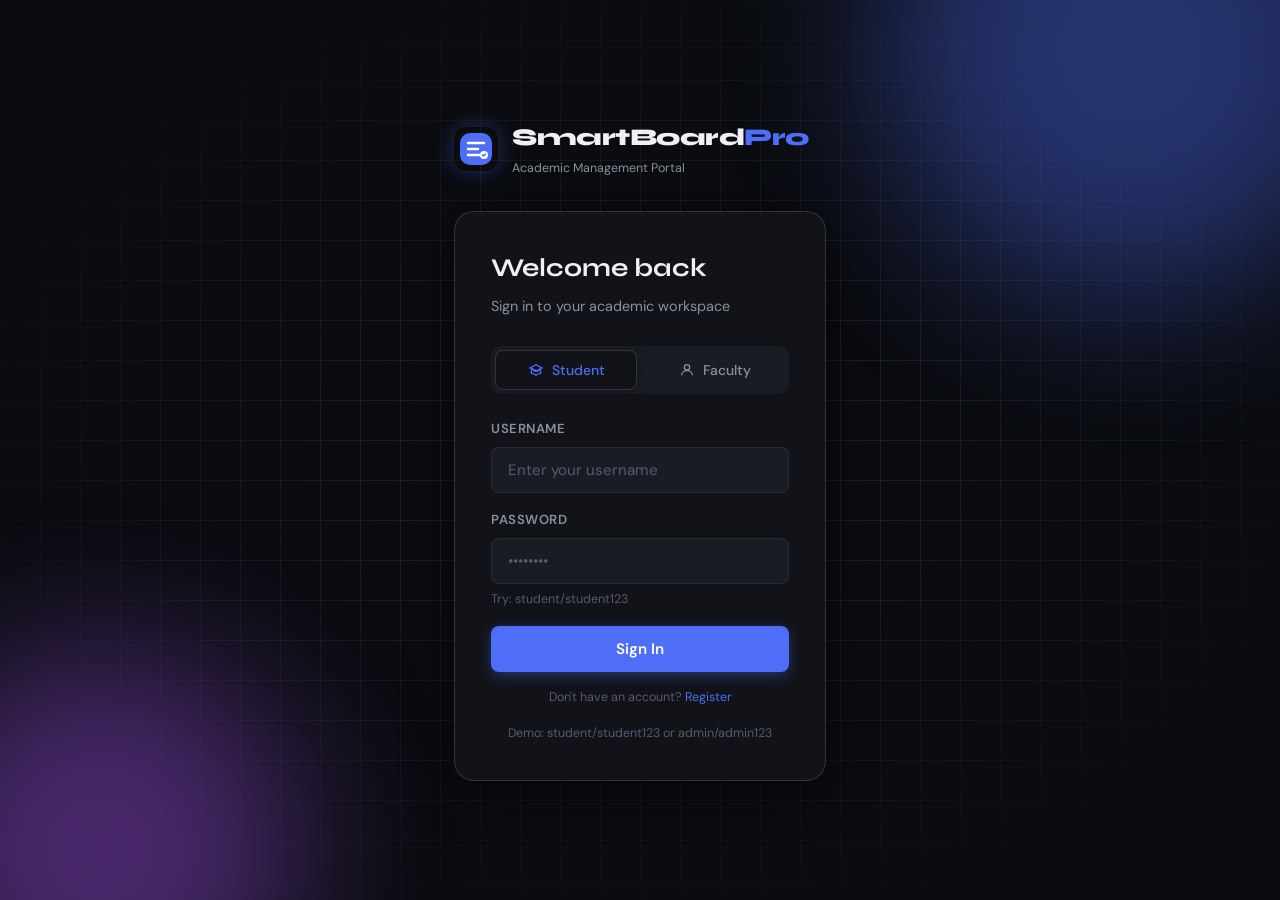
<file: index.html>
<!DOCTYPE html>
<html lang="en" data-theme="dark">
<head>
<meta charset="UTF-8">
<meta name="viewport" content="width=device-width, initial-scale=1.0">
<title>Smart Reminder Board – Pro</title>
<link href="https://fonts.googleapis.com/css2?family=Syne:wght@400;500;600;700;800&family=DM+Sans:ital,opsz,wght@0,9..40,300;0,9..40,400;0,9..40,500;0,9..40,600;1,9..40,300&display=swap" rel="stylesheet">
<link rel="stylesheet" href="style.css">
</head>
<body>

<!-- LOGIN SCREEN -->
<div id="login-screen" class="screen active">
  <div class="login-bg">
    <div class="login-grid"></div>
    <div class="orb orb-1"></div>
    <div class="orb orb-2"></div>
  </div>
  <div class="login-container">
    <div class="login-brand">
      <div class="brand-icon">
        <svg width="32" height="32" viewBox="0 0 32 32" fill="none">
          <rect width="32" height="32" rx="10" fill="var(--accent)"/>
          <path d="M8 10h16M8 16h10M8 22h13" stroke="white" stroke-width="2.5" stroke-linecap="round"/>
          <circle cx="24" cy="22" r="4" fill="white"/>
          <path d="M22.5 22l1 1 2-2" stroke="var(--accent)" stroke-width="1.5" stroke-linecap="round" stroke-linejoin="round"/>
        </svg>
      </div>
      <div>
        <h1 class="brand-name">SmartBoard<span class="brand-pro">Pro</span></h1>
        <p class="brand-sub">Academic Management Portal</p>
      </div>
    </div>

    <div class="login-card">
      <h2 class="login-title" id="auth-title">Welcome back</h2>
      <p class="login-desc" id="auth-desc">Sign in to your academic workspace</p>

      <div class="role-toggle">
        <button class="role-btn active" data-role="student" onclick="selectRole('student')">
          <svg width="16" height="16" viewBox="0 0 24 24" fill="none" stroke="currentColor" stroke-width="2"><path d="M12 14l9-5-9-5-9 5 12 5z"/><path d="M12 14l6.16-3.422a12.083 12.083 0 01.665 6.479A11.952 11.952 0 0012 20.055a11.952 11.952 0 00-6.824-2.998 12.078 12.078 0 01.665-6.479L12 14z"/></svg>
          Student
        </button>
        <button class="role-btn" data-role="admin" onclick="selectRole('admin')">
          <svg width="16" height="16" viewBox="0 0 24 24" fill="none" stroke="currentColor" stroke-width="2"><circle cx="12" cy="8" r="4"/><path d="M4 20c0-4 3.6-7 8-7s8 3 8 7"/></svg>
          Faculty
        </button>
      </div>

      <div class="form-group hidden" id="name-group">
        <label>Full Name</label>
        <input type="text" id="login-name" placeholder="Enter your full name" class="form-input"/>
      </div>

      <div class="form-group">
        <label>Username</label>
        <input type="text" id="login-username" placeholder="Enter your username" class="form-input"/>
      </div>
      <div class="form-group">
        <label>Password</label>
        <input type="password" id="login-password" placeholder="••••••••" class="form-input"/>
        <small class="hint-text" id="login-hint"></small>
      </div>
      <div id="login-error" class="error-msg hidden"></div>
      
      <button class="btn-primary full-width" id="auth-btn" onclick="handleAuth()">Sign In</button>
      
      <p class="demo-hint" id="auth-toggle-text">Don't have an account? <a href="#" onclick="toggleAuthMode(true)">Register</a></p>
      <p class="demo-hint hidden" id="auth-toggle-back">Already have an account? <a href="#" onclick="toggleAuthMode(false)">Sign In</a></p>
      <p class="demo-hint">Demo: student/student123 or admin/admin123</p>
    </div>
  </div>
</div>

<!-- MAIN APP -->
<div id="app-screen" class="screen">
  <aside class="sidebar" id="sidebar">
    <div class="sidebar-header">
      <div class="brand-icon sm">
        <svg width="20" height="20" viewBox="0 0 32 32" fill="none">
          <rect width="32" height="32" rx="10" fill="var(--accent)"/>
          <path d="M8 10h16M8 16h10M8 22h13" stroke="white" stroke-width="2.5" stroke-linecap="round"/>
          <circle cx="24" cy="22" r="4" fill="white"/>
          <path d="M22.5 22l1 1 2-2" stroke="var(--accent)" stroke-width="1.5" stroke-linecap="round" stroke-linejoin="round"/>
        </svg>
      </div>
      <span class="sidebar-brand">SmartBoard<span class="brand-pro">Pro</span></span>
      <button class="sidebar-close" onclick="toggleSidebar()">✕</button>
    </div>

    <div class="user-info">
      <div class="avatar" id="sidebar-avatar">S</div>
      <div>
        <div class="user-name" id="sidebar-name">Student</div>
        <div class="user-role" id="sidebar-role">Student</div>
      </div>
    </div>

    <nav class="sidebar-nav" id="sidebar-nav"></nav>

    <div class="sidebar-footer">
      <button class="theme-toggle" onclick="toggleTheme()">
        <span id="theme-icon">☀️</span>
        <span id="theme-label">Light Mode</span>
      </button>
      <button class="logout-btn" onclick="handleLogout()">
        <svg width="16" height="16" viewBox="0 0 24 24" fill="none" stroke="currentColor" stroke-width="2"><path d="M9 21H5a2 2 0 01-2-2V5a2 2 0 012-2h4M16 17l5-5-5-5M21 12H9"/></svg>
        Sign Out
      </button>
    </div>
  </aside>

  <div class="main-wrapper">
    <header class="topbar">
      <button class="hamburger" onclick="toggleSidebar()"><span></span><span></span><span></span></button>
      <div class="page-title-wrap">
        <h2 class="page-title" id="page-title">Dashboard</h2>
        <span class="breadcrumb" id="breadcrumb">Home</span>
      </div>
      <div class="topbar-right">
        <div class="notif-bell" onclick="toggleNotif()">
          <svg width="20" height="20" viewBox="0 0 24 24" fill="none" stroke="currentColor" stroke-width="2"><path d="M18 8A6 6 0 006 8c0 7-3 9-3 9h18s-3-2-3-9M13.73 21a2 2 0 01-3.46 0"/></svg>
          <span class="notif-dot" id="notif-dot"></span>
        </div>
        <div class="topbar-avatar" id="topbar-avatar">S</div>
      </div>
    </header>

    <main class="content-area" id="content-area"></main>
  </div>
  <div class="sidebar-overlay" id="sidebar-overlay" onclick="toggleSidebar()"></div>
</div>

<!-- MODALS -->
<div id="modal-overlay" class="modal-overlay hidden" onclick="closeModal(event)">
  <div class="modal" id="modal-content" onclick="event.stopPropagation()">
    <div class="modal-header">
      <h3 id="modal-title">Modal</h3>
      <button class="modal-close" onclick="closeModal()">✕</button>
    </div>
    <div class="modal-body" id="modal-body"></div>
  </div>
</div>

<!-- TOAST -->
<div id="toast-container"></div>

<script src="app.js"></script>
</body>
</html>
</file>
<file: style.css>
/* ===== CSS VARIABLES ===== */
:root {
  --font-display: 'Syne', sans-serif; --font-body: 'DM Sans', sans-serif;
  --bg: #0a0c10; --bg-2: #111318; --bg-3: #191c24; --bg-4: #1f2330;
  --border: rgba(255,255,255,0.07); --border-strong: rgba(255,255,255,0.14);
  --text: #eef0f6; --text-2: #8b90a0; --text-3: #555b6e;
  --accent: #4f6ef7; --accent-light: rgba(79,110,247,0.15); --accent-glow: rgba(79,110,247,0.35);
  --green: #22c55e; --green-light: rgba(34,197,94,0.12);
  --red: #ef4444; --red-light: rgba(239,68,68,0.12);
  --amber: #f59e0b; --amber-light: rgba(245,158,11,0.12);
  --purple: #a855f7; --purple-light: rgba(168,85,247,0.12);
  --shadow: 0 4px 24px rgba(0,0,0,0.4); --shadow-lg: 0 8px 48px rgba(0,0,0,0.6);
  --radius: 14px; --radius-sm: 8px; --sidebar-width: 260px;
}
[data-theme="light"] {
  --bg: #f4f5f8; --bg-2: #ffffff; --bg-3: #eef0f5; --bg-4: #e4e7ef;
  --border: rgba(0,0,0,0.07); --border-strong: rgba(0,0,0,0.14);
  --text: #1a1d27; --text-2: #5a6078; --text-3: #9399ad;
  --shadow: 0 4px 24px rgba(0,0,0,0.08); --shadow-lg: 0 8px 48px rgba(0,0,0,0.12);
}
*, *::before, *::after { box-sizing: border-box; margin: 0; padding: 0; }
html { font-size: 16px; scroll-behavior: smooth; }
body { font-family: var(--font-body); background: var(--bg); color: var(--text); min-height: 100vh; line-height: 1.6; transition: background 0.3s, color 0.3s; }
input, button, select, textarea { font-family: var(--font-body); }
button { cursor: pointer; }
a { color: var(--accent); text-decoration: none; }
.screen { display: none; min-height: 100vh; }
.screen.active { display: flex; }
.login-bg { position: fixed; inset: 0; overflow: hidden; z-index: 0; }
.login-grid { position: absolute; inset: 0; background-image: linear-gradient(var(--border) 1px, transparent 1px), linear-gradient(90deg, var(--border) 1px, transparent 1px); background-size: 40px 40px; mask-image: radial-gradient(ellipse at center, black 30%, transparent 80%); }
.orb { position: absolute; border-radius: 50%; filter: blur(80px); opacity: 0.4; animation: pulse 8s ease-in-out infinite; }
.orb-1 { width: 500px; height: 500px; background: var(--accent); top: -200px; right: -100px; }
.orb-2 { width: 400px; height: 400px; background: var(--purple); bottom: -150px; left: -100px; animation-delay: 4s; }
@keyframes pulse { 0%,100%{opacity:0.3;transform:scale(1)} 50%{opacity:0.5;transform:scale(1.1)} }
.login-container { position: relative; z-index: 1; width: 100%; max-width: 420px; margin: auto; padding: 24px; display: flex; flex-direction: column; gap: 32px; justify-content: center; }
.login-brand { display: flex; align-items: center; gap: 14px; }
.brand-icon { width: 44px; height: 44px; border-radius: 12px; overflow: hidden; display: flex; align-items: center; justify-content: center; box-shadow: 0 0 20px var(--accent-glow); }
.brand-icon.sm { width: 32px; height: 32px; border-radius: 8px; }
.brand-name { font-family: var(--font-display); font-size: 1.5rem; font-weight: 800; color: var(--text); letter-spacing: -0.02em; }
.brand-pro { color: var(--accent); }
.brand-sub { font-size: 0.78rem; color: var(--text-2); margin-top: 1px; }
.login-card { background: var(--bg-2); border: 1px solid var(--border-strong); border-radius: 20px; padding: 36px; box-shadow: var(--shadow-lg); backdrop-filter: blur(20px); }
.login-title { font-family: var(--font-display); font-size: 1.6rem; font-weight: 700; color: var(--text); margin-bottom: 6px; }
.login-desc { color: var(--text-2); font-size: 0.9rem; margin-bottom: 28px; }
.role-toggle { display: flex; gap: 8px; margin-bottom: 24px; background: var(--bg-3); border-radius: 10px; padding: 4px; }
.role-btn { flex: 1; display: flex; align-items: center; justify-content: center; gap: 8px; padding: 10px 14px; border-radius: 8px; border: none; background: transparent; color: var(--text-2); font-size: 0.875rem; font-weight: 500; transition: all 0.2s; }
.role-btn.active { background: var(--bg-2); color: var(--accent); box-shadow: 0 2px 8px rgba(0,0,0,0.2); border: 1px solid var(--border-strong); }
.form-group { margin-bottom: 16px; }
.form-group label { display: block; font-size: 0.82rem; font-weight: 600; color: var(--text-2); margin-bottom: 8px; letter-spacing: 0.04em; text-transform: uppercase; }
.form-input { width: 100%; padding: 12px 16px; background: var(--bg-3); border: 1px solid var(--border); border-radius: var(--radius-sm); color: var(--text); font-size: 0.95rem; transition: border-color 0.2s, box-shadow 0.2s; outline: none; }
.form-input:focus { border-color: var(--accent); box-shadow: 0 0 0 3px var(--accent-light); }
.form-input::placeholder { color: var(--text-3); }
.hint-text { font-size: 0.78rem; color: var(--text-3); margin-top: 6px; display: block; }
.error-msg { background: var(--red-light); border: 1px solid var(--red); color: var(--red); padding: 10px 14px; border-radius: var(--radius-sm); font-size: 0.875rem; margin-bottom: 16px; }
.demo-hint { text-align: center; font-size: 0.78rem; color: var(--text-3); margin-top: 16px; }
.btn-primary { display: inline-flex; align-items: center; justify-content: center; gap: 8px; padding: 13px 24px; background: var(--accent); color: white; border: none; border-radius: var(--radius-sm); font-size: 0.95rem; font-weight: 600; transition: all 0.2s; box-shadow: 0 4px 14px var(--accent-glow); }
.btn-primary:hover { filter: brightness(1.1); transform: translateY(-1px); }
.btn-secondary { display: inline-flex; align-items: center; justify-content: center; gap: 8px; padding: 11px 20px; background: var(--bg-3); color: var(--text); border: 1px solid var(--border-strong); border-radius: var(--radius-sm); font-size: 0.9rem; font-weight: 500; transition: all 0.2s; }
.btn-secondary:hover { background: var(--bg-4); }
.btn-danger { padding: 9px 18px; background: var(--red-light); color: var(--red); border: 1px solid var(--red); border-radius: var(--radius-sm); font-size: 0.875rem; font-weight: 500; }
.btn-success { padding: 9px 18px; background: var(--green-light); color: var(--green); border: 1px solid var(--green); border-radius: var(--radius-sm); font-size: 0.875rem; font-weight: 500; }
.btn-sm { padding: 7px 14px; font-size: 0.82rem; }
.full-width { width: 100%; }
#app-screen { display: none; flex-direction: row; }
#app-screen.active { display: flex; }
.sidebar { width: var(--sidebar-width); height: 100vh; position: fixed; left: 0; top: 0; background: var(--bg-2); border-right: 1px solid var(--border); display: flex; flex-direction: column; z-index: 100; transition: transform 0.3s cubic-bezier(0.4, 0, 0.2, 1); }
.sidebar-header { display: flex; align-items: center; gap: 10px; padding: 20px 16px; border-bottom: 1px solid var(--border); }
.sidebar-brand { font-family: var(--font-display); font-weight: 800; font-size: 1.05rem; flex: 1; }
.sidebar-close { display: none; background: none; border: none; color: var(--text-2); font-size: 1.1rem; }
.user-info { display: flex; align-items: center; gap: 12px; padding: 16px; margin: 8px; border-radius: var(--radius-sm); background: var(--bg-3); border: 1px solid var(--border); }
.avatar { width: 38px; height: 38px; border-radius: 10px; background: var(--accent-light); color: var(--accent); display: flex; align-items: center; justify-content: center; font-weight: 700; font-size: 0.95rem; font-family: var(--font-display); border: 1px solid var(--accent-glow); flex-shrink: 0; }
.user-name { font-weight: 600; font-size: 0.9rem; }
.user-role { font-size: 0.75rem; color: var(--text-2); }
.sidebar-nav { flex: 1; padding: 8px; overflow-y: auto; }
.nav-item { display: flex; align-items: center; gap: 10px; padding: 11px 12px; border-radius: var(--radius-sm); cursor: pointer; transition: all 0.15s; color: var(--text-2); font-size: 0.875rem; font-weight: 500; margin-bottom: 2px; border: none; background: none; width: 100%; text-align: left; }
.nav-item:hover { background: var(--bg-3); color: var(--text); }
.nav-item.active { background: var(--accent-light); color: var(--accent); }
.nav-badge { margin-left: auto; background: var(--accent); color: white; font-size: 0.68rem; font-weight: 700; padding: 2px 7px; border-radius: 20px; }
.sidebar-footer { padding: 12px; border-top: 1px solid var(--border); display: flex; flex-direction: column; gap: 6px; }
.theme-toggle { display: flex; align-items: center; gap: 10px; padding: 10px 12px; border-radius: var(--radius-sm); background: none; border: none; color: var(--text-2); font-size: 0.875rem; cursor: pointer; width: 100%; transition: all 0.15s; }
.theme-toggle:hover { background: var(--bg-3); color: var(--text); }
.logout-btn { display: flex; align-items: center; gap: 10px; padding: 10px 12px; border-radius: var(--radius-sm); background: none; border: none; color: var(--red); font-size: 0.875rem; cursor: pointer; width: 100%; transition: all 0.15s; }
.logout-btn:hover { background: var(--red-light); }
.main-wrapper { margin-left: var(--sidebar-width); flex: 1; min-height: 100vh; display: flex; flex-direction: column; }
.topbar { position: sticky; top: 0; z-index: 50; display: flex; align-items: center; gap: 16px; padding: 0 24px; height: 64px; background: var(--bg-2); border-bottom: 1px solid var(--border); }
.hamburger { display: none; flex-direction: column; gap: 5px; background: none; border: none; padding: 4px; cursor: pointer; }
.hamburger span { display: block; width: 20px; height: 2px; background: var(--text-2); border-radius: 2px; transition: all 0.3s; }
.page-title-wrap { flex: 1; }
.page-title { font-family: var(--font-display); font-size: 1.15rem; font-weight: 700; line-height: 1; }
.breadcrumb { font-size: 0.75rem; color: var(--text-3); }
.topbar-right { display: flex; align-items: center; gap: 16px; }
.notif-bell { position: relative; cursor: pointer; width: 36px; height: 36px; border-radius: 10px; display: flex; align-items: center; justify-content: center; color: var(--text-2); background: var(--bg-3); transition: all 0.2s; }
.notif-dot { position: absolute; top: 6px; right: 6px; width: 8px; height: 8px; border-radius: 50%; background: var(--red); border: 2px solid var(--bg-2); display: none; }
.notif-dot.show { display: block; }
.topbar-avatar { width: 36px; height: 36px; border-radius: 10px; background: var(--accent-light); color: var(--accent); display: flex; align-items: center; justify-content: center; font-weight: 700; font-size: 0.875rem; font-family: var(--font-display); border: 1px solid var(--accent-glow); }
.content-area { flex: 1; padding: 24px; overflow-y: auto; }
.sidebar-overlay { display: none; position: fixed; inset: 0; background: rgba(0,0,0,0.6); z-index: 99; backdrop-filter: blur(4px); }
.card { background: var(--bg-2); border: 1px solid var(--border); border-radius: var(--radius); padding: 20px; transition: border-color 0.2s; }
.grid-2 { display: grid; grid-template-columns: repeat(2, 1fr); gap: 16px; }
.grid-3 { display: grid; grid-template-columns: repeat(3, 1fr); gap: 16px; }
.grid-4 { display: grid; grid-template-columns: repeat(4, 1fr); gap: 16px; }
.stat-card { background: var(--bg-2); border: 1px solid var(--border); border-radius: var(--radius); padding: 20px; display: flex; align-items: center; gap: 16px; transition: all 0.2s; }
.stat-card:hover { border-color: var(--border-strong); transform: translateY(-2px); box-shadow: var(--shadow); }
.stat-icon { width: 48px; height: 48px; border-radius: 12px; display: flex; align-items: center; justify-content: center; flex-shrink: 0; }
.stat-value { font-family: var(--font-display); font-size: 1.8rem; font-weight: 800; line-height: 1; color: var(--text); }
.stat-label { font-size: 0.8rem; color: var(--text-2); margin-top: 4px; }
.badge { display: inline-flex; align-items: center; gap: 4px; padding: 3px 10px; border-radius: 20px; font-size: 0.75rem; font-weight: 600; }
.badge-green { background: var(--green-light); color: var(--green); border: 1px solid var(--green); }
.badge-red { background: var(--red-light); color: var(--red); border: 1px solid var(--red); }
.badge-amber { background: var(--amber-light); color: var(--amber); border: 1px solid var(--amber); }
.badge-blue { background: var(--accent-light); color: var(--accent); border: 1px solid var(--accent); }
.badge-purple { background: var(--purple-light); color: var(--purple); border: 1px solid var(--purple); }
.table-wrap { overflow-x: auto; border-radius: var(--radius-sm); border: 1px solid var(--border); }
table { width: 100%; border-collapse: collapse; }
thead { background: var(--bg-3); }
th { text-align: left; padding: 12px 16px; font-size: 0.75rem; font-weight: 700; letter-spacing: 0.06em; text-transform: uppercase; color: var(--text-2); }
td { padding: 14px 16px; font-size: 0.875rem; border-top: 1px solid var(--border); }
.progress-bar { height: 6px; background: var(--bg-4); border-radius: 3px; overflow: hidden; }
.progress-fill { height: 100%; border-radius: 3px; background: var(--accent); transition: width 0.6s cubic-bezier(0.4, 0, 0.2, 1); }
.progress-fill.green { background: var(--green); }
.progress-fill.red { background: var(--red); }
.deadline-card { background: var(--bg-2); border: 1px solid var(--border); border-radius: var(--radius); padding: 18px; transition: all 0.2s; display: flex; flex-direction: column; gap: 12px; }
.deadline-card:hover { border-color: var(--border-strong); transform: translateY(-2px); box-shadow: var(--shadow); }
.deadline-title { font-family: var(--font-display); font-weight: 700; font-size: 0.95rem; }
.deadline-meta { display: flex; gap: 8px; align-items: center; flex-wrap: wrap; }
.deadline-days { font-size: 0.78rem; font-weight: 600; padding: 3px 10px; border-radius: 20px; }
.days-urgent { background: var(--red-light); color: var(--red); }
.days-soon { background: var(--amber-light); color: var(--amber); }
.days-ok { background: var(--green-light); color: var(--green); }
.att-btn { width: 32px; height: 32px; border-radius: var(--radius-sm); border: 1px solid var(--border); font-size: 0.75rem; font-weight: 700; cursor: pointer; background: var(--bg-4); color: var(--text-2); transition: all 0.15s; }
.att-btn.present { background: var(--green); color: white; border-color: var(--green); }
.att-btn.absent { background: var(--red); color: white; border-color: var(--red); }
.query-card { background: var(--bg-2); border: 1px solid var(--border); border-radius: var(--radius); padding: 18px; margin-bottom: 12px; transition: all 0.2s; }
.query-card.answered { border-left: 3px solid var(--green); }
.query-card.pending { border-left: 3px solid var(--amber); }
.query-text { font-size: 0.9rem; color: var(--text); line-height: 1.6; margin-bottom: 10px; }
.query-meta { display: flex; gap: 10px; align-items: center; font-size: 0.78rem; color: var(--text-3); }
.query-answer { margin-top: 12px; padding: 12px; background: var(--bg-3); border-radius: var(--radius-sm); font-size: 0.875rem; color: var(--text-2); border-left: 3px solid var(--accent); }
.rubric-row { display: grid; grid-template-columns: 1fr 80px 80px auto; gap: 12px; align-items: center; padding: 12px; background: var(--bg-3); border-radius: var(--radius-sm); margin-bottom: 8px; }
.rubric-total-bar { background: var(--accent-light); border: 1px solid var(--accent); border-radius: var(--radius-sm); padding: 12px 16px; display: flex; justify-content: space-between; align-items: center; font-weight: 700; color: var(--accent); }
.scorecard-item { display: flex; justify-content: space-between; align-items: center; padding: 12px; background: var(--bg-3); border-radius: var(--radius-sm); margin-bottom: 6px; }
.modal-overlay { position: fixed; inset: 0; background: rgba(0,0,0,0.7); display: flex; align-items: center; justify-content: center; z-index: 200; backdrop-filter: blur(8px); padding: 16px; }
.modal-overlay.hidden { display: none; }
.modal { background: var(--bg-2); border: 1px solid var(--border-strong); border-radius: 18px; width: 100%; max-width: 560px; max-height: 85vh; display: flex; flex-direction: column; box-shadow: var(--shadow-lg); animation: modalIn 0.25s cubic-bezier(0.34, 1.56, 0.64, 1); }
.modal.wide { max-width: 720px; }
@keyframes modalIn { from { opacity:0; transform:scale(0.92) translateY(16px); } to { opacity:1; transform:scale(1) translateY(0); } }
.modal-header { display: flex; align-items: center; justify-content: space-between; padding: 20px 24px; border-bottom: 1px solid var(--border); flex-shrink: 0; }
.modal-header h3 { font-family: var(--font-display); font-weight: 700; font-size: 1.05rem; }
.modal-close { width: 32px; height: 32px; border-radius: 8px; border: none; background: var(--bg-3); color: var(--text-2); font-size: 0.875rem; cursor: pointer; transition: all 0.15s; }
.modal-body { padding: 24px; overflow-y: auto; flex: 1; }
.modal-actions { display: flex; gap: 10px; justify-content: flex-end; margin-top: 20px; }
#toast-container { position: fixed; bottom: 24px; right: 24px; z-index: 300; display: flex; flex-direction: column; gap: 8px; pointer-events: none; }
.toast { display: flex; align-items: center; gap: 12px; padding: 14px 18px; border-radius: var(--radius-sm); background: var(--bg-2); border: 1px solid var(--border-strong); box-shadow: var(--shadow-lg); font-size: 0.875rem; color: var(--text); pointer-events: all; animation: toastIn 0.3s cubic-bezier(0.34, 1.56, 0.64, 1); max-width: 320px; }
@keyframes toastIn { from{opacity:0;transform:translateX(30px)} to{opacity:1;transform:translateX(0)} }
.toast.success .toast-icon { color: var(--green); }
.toast.error .toast-icon { color: var(--red); }
.empty-state { text-align: center; padding: 60px 20px; display: flex; flex-direction: column; align-items: center; gap: 14px; }
.section-header { display: flex; align-items: center; justify-content: space-between; margin-bottom: 20px; }
.section-title { font-family: var(--font-display); font-size: 1.2rem; font-weight: 700; }
.welcome-banner { background: linear-gradient(135deg, var(--accent), var(--purple)); border-radius: var(--radius); padding: 28px; color: white; margin-bottom: 24px; position: relative; overflow: hidden; }
.welcome-banner::after { content: ''; position: absolute; right: -40px; top: -40px; width: 200px; height: 200px; border-radius: 50%; background: rgba(255,255,255,0.08); }
.welcome-banner h2 { font-family: var(--font-display); font-size: 1.5rem; font-weight: 800; }
.welcome-banner p { opacity: 0.85; font-size: 0.9rem; margin-top: 6px; }
.upload-zone { border: 2px dashed var(--border-strong); border-radius: var(--radius-sm); padding: 30px; text-align: center; color: var(--text-2); cursor: pointer; transition: all 0.2s; }
.upload-zone:hover { border-color: var(--accent); color: var(--accent); background: var(--accent-light); }
.att-pip { width: 20px; height: 20px; border-radius: 4px; font-size: 0.6rem; display: flex; align-items: center; justify-content: center; font-weight: 700; }
.att-pip.p { background: var(--green); color: white; }
.att-pip.a { background: var(--red); color: white; }
.hidden { display: none !important; }
.text-sm { font-size: 0.82rem; }
.text-xs { font-size: 0.75rem; }
.text-muted { color: var(--text-2); }
.text-dim { color: var(--text-3); }
.text-accent { color: var(--accent); }
.text-green { color: var(--green); }
.text-red { color: var(--red); }
.fw-bold { font-weight: 700; }
.fw-display { font-family: var(--font-display); }
.mt-8 { margin-top: 8px; }
.mt-12 { margin-top: 12px; }
.mt-16 { margin-top: 16px; }
.mt-20 { margin-top: 20px; }
.mt-24 { margin-top: 24px; }
.mb-12 { margin-bottom: 12px; }
.mb-16 { margin-bottom: 16px; }
.mb-20 { margin-bottom: 20px; }
.divider { height: 1px; background: var(--border); margin: 16px 0; }
.chip { display: inline-flex; align-items: center; gap: 6px; padding: 4px 12px; background: var(--bg-3); border: 1px solid var(--border); border-radius: 20px; font-size: 0.78rem; color: var(--text-2); }
.file-attachment { display: inline-flex; align-items: center; gap: 8px; padding: 10px 16px; background: var(--bg-3); border: 1px solid var(--border-strong); border-radius: var(--radius-sm); color: var(--text); text-decoration: none; font-size: 0.875rem; font-weight: 500; transition: all 0.2s; }
.file-attachment:hover { background: var(--bg-4); border-color: var(--accent); color: var(--accent); }
@media (max-width: 900px) { .grid-3 { grid-template-columns: repeat(2, 1fr); } .grid-4 { grid-template-columns: repeat(2, 1fr); } }
@media (max-width: 768px) { .sidebar { transform: translateX(-100%); box-shadow: var(--shadow-lg); } .sidebar.open { transform: translateX(0); } .sidebar-close { display: flex; } .sidebar-overlay.visible { display: block; } .main-wrapper { margin-left: 0; } .hamburger { display: flex; } .content-area { padding: 16px; } .grid-2 { grid-template-columns: 1fr; } .grid-3 { grid-template-columns: 1fr; } .grid-4 { grid-template-columns: repeat(2, 1fr); } .rubric-row { grid-template-columns: 1fr 70px 70px auto; } }
@media (max-width: 480px) { .grid-4 { grid-template-columns: 1fr 1fr; } .login-card { padding: 24px; } .modal { border-radius: 12px; } }
</file>
